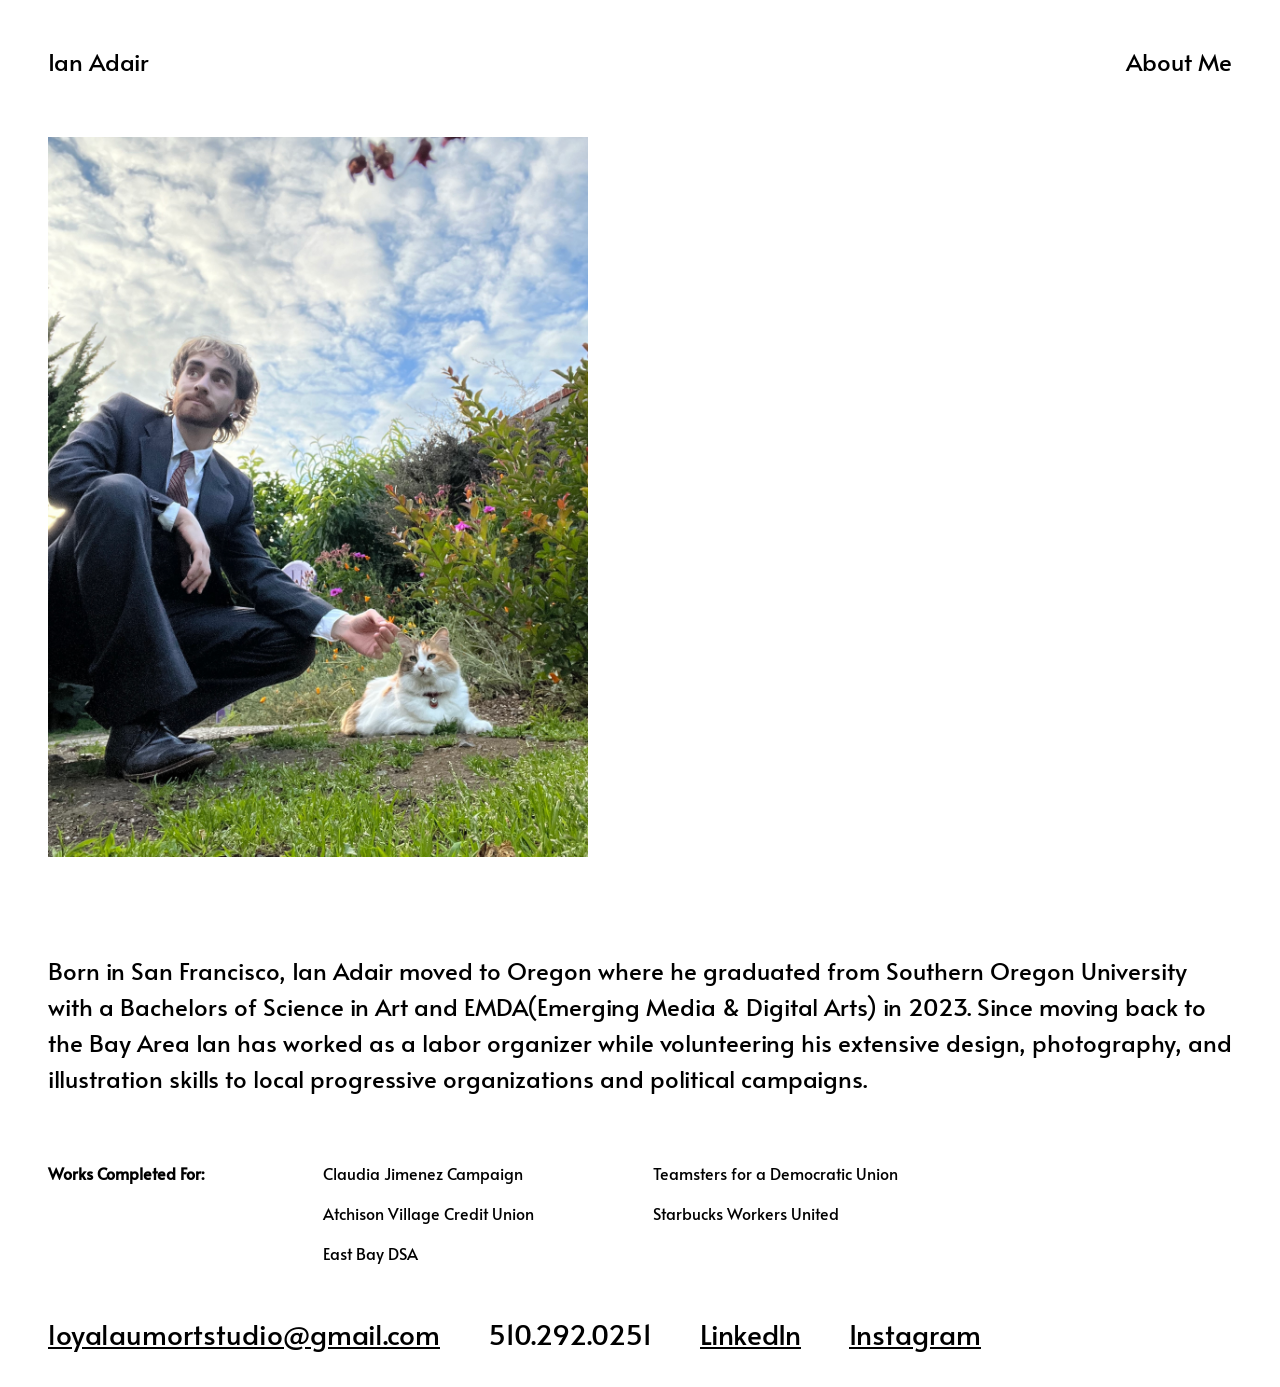
<file: about-me.html>
<!DOCTYPE html>

<html lang="en">
    <head>
		<meta charset="utf-8">
		<meta name="viewport" content="width=device-width, initial-scale=1.0">
        <!--Site Metadata-->
		<meta name="description" 
		content=
		"
		Born and raised in the Bay Area, Ian Adair is a principled progressive organizer with an 
		extensive education in art in addition to years of blue-collar work experience.
		"
		/>
		<meta name="keywords" content="Ian, Adair, Portfolio, About, Description, Biography, Bio"/>
		<meta name="author" content="Ian Adair"/>
		<meta property="og:site_name" content="Ian Adair"/>
		<meta property="og:title" content="Ian Adair | About Me"/>
		<meta property="og:description" 
		content=
		"
		Born and raised in the Bay Area, Ian Adair is a principled progressive organizer with an 
		extensive education in art in addition to years of blue-collar work experience.
		"/>
		<meta property="og:type" content="website"/>
		<meta property="og:url" content="https://ianadair.net"/>
		<meta property="og:image" content="https://ianadair.net/assets/me.jpeg"/>
		<meta property="og:image:type" content="image/jpg"/>
		<meta property="og:image:alt" content="Ian Adair..."/>
		<meta property="og:logo" content="https://ianadair.net/assets/favicon.png"/>
		<meta property="og:site_name" content="Ian Adair"/>
		<meta name="twitter:card" content="summary_large_image"/>
		<meta name="twitter:title" content="Ian Adair | About Me"/>
		<meta name="twitter:description" 
		content=
		"
		Born and raised in the Bay Area, Ian Adair is a principled progressive organizer with an 
		extensive education in art in addition to years of blue-collar work experience.
		"/>
		<meta name="twitter:image" content="https://ianadair.net/assets/me.jpeg"/>
		<meta name="twitter:url" content="https://ianadair.net"/>
		<link rel="icon" href="/assets/favicon.png">
        <!--CSS Linking-->
		<link rel="stylesheet" type="text/css" href="/css/index.css"/>
		<!--Fonts-->
		<link rel="preconnect" href="https://fonts.googleapis.com">
		<link rel="preconnect" href="https://fonts.gstatic.com" crossorigin>
		<link href="https://fonts.googleapis.com/css2?family=Alata&display=swap" rel="stylesheet">
		<title>
			Ian Adair | About Me
		</title>    
		<!--Bootstrap Imports-->
		<link href="https://cdn.jsdelivr.net/npm/bootstrap@5.3.3/dist/css/bootstrap.min.css" rel="stylesheet" integrity="sha384-QWTKZyjpPEjISv5WaRU9OFeRpok6YctnYmDr5pNlyT2bRjXh0JMhjY6hW+ALEwIH" crossorigin="anonymous">
        <!--Bootstrap Scripts-->
		<script src="https://cdn.jsdelivr.net/npm/bootstrap@5.3.3/dist/js/bootstrap.bundle.min.js" integrity="sha384-YvpcrYf0tY3lHB60NNkmXc5s9fDVZLESaAA55NDzOxhy9GkcIdslK1eN7N6jIeHz" crossorigin="anonymous"></script>
		<!--Rich Results Schema-->
		<script type="application/ld+json">
			{
				"@context": "https://schema.org",
				"@type": "ProfilePage",
				"mainEntity": {
					"@type": "Person",
					"name": "Ian Adair",
					"description": 
					"Born and raised in the Bay Area, Ian Adair is a principled progressive organizer with an 
					extensive education in art in addition to years of blue-collar work experience.",
					"image": "https://ianadair.net/assets/me.jpeg",
					"sameAs": [
						"https://www.linkedin.com/in/ian-adair-78143824a/",
						"https://www.instagram.com/loyalaumortstudio/"
					]
				}
			}
		</script>
		<!--My Scripts-->
		<script type="module" src="/js/show-on-scroll.js"></script>
    </head>
    <body>
        <header>
            <div class="h-25 mb-5 px-5 pt-5 pb-1 text-break">
                <nav>
                    <div class="d-flex w-100">
                        <h1 class="font-text fs-4 fw-medium"><a href="/">Ian Adair</a></h1>
                        <h1 class="font-text fs-4 fw-medium ms-auto"><a href="/about-me.html">About Me</a></h1>
                    </div>
                </nav>
            </div>
        </header>
		<main>
			<div class="d-flex flex-column gap-5 px-5">
				<div class="d-flex profile-image-container"></div>
				<div class=" d-flex">
					<p class="font-text fade-in footer-text-div fs-4 fw-light mt-5">
						Born in San Francisco, Ian Adair moved to Oregon where he graduated from 
						Southern Oregon University with a Bachelors of Science in Art and 
						EMDA(Emerging Media & Digital Arts) in 2023. Since moving back to 
						the Bay Area Ian has worked as a labor organizer while volunteering 
						his extensive design, photography, and illustration skills to local 
						progressive organizations and political campaigns.
					</p>
				</div>
				<div class="fade-in flex-wrap footer-text-div h-20 w-100 d-flex flex-row gap-4">
					<div class="font-text w-20 fw-bold d-flex flex-row flex-md-column flex-grow-1 align-content-start">
						Works Completed For:
					</div>
					<div class="d-flex flex-row flex-md-column flex-grow-1 gap-3">
						<div class="font-text d-flex">Claudia Jimenez Campaign</div>
						<div class="font-text d-flex">Atchison Village Credit Union</div>
						<div class="font-text d-flex">East Bay DSA</div>
					</div>
					<div class="w-20 d-flex flex-row flex-md-column flex-grow-1 gap-3">
						<div class="font-text d-flex">Teamsters for a Democratic Union</div>
						<div class="font-text d-flex">Starbucks Workers United</div>
					</div>
					<div class="w-20 d-flex flex-row flex-md-column flex-grow-1"></div>
					<div class="w-20 d-flex flex-row flex-md-column flex-grow-1"></div>
				</div>
			</div>
		</main>
        <footer>
			<div class="fade-in footer-text-div px-5 pt-5 pb-3 h-20 w-100 d-flex flex-column text-break justify-content-start gap-5">
				<div class="d-flex flex-wrap flex-row gap-2 gap-lg-5">
					<a class="text-break text-decoration-underline fs-3 d-inline-flex fw-lighter" href="mailto:loyalaumortstudio@gmail.com">
						loyalaumortstudio@gmail.com
					</a>
					<p class="fs-3 fw-lighter text-break d-inline-flex">510.292.0251</p>
					<a class="text-break text-decoration-underline fs-3 d-inline-flex fw-lighter" href="https://www.linkedin.com/in/ian-adair-78143824a/">
						LinkedIn
					</a>
					<a class="text-break text-decoration-underline fs-3 d-inline-flex fw-lighter" href="https://www.instagram.com/loyalaumortstudio/">
						Instagram
					</a>
				</div>
			</div>
        </footer>
    </body>
</html>
</file>
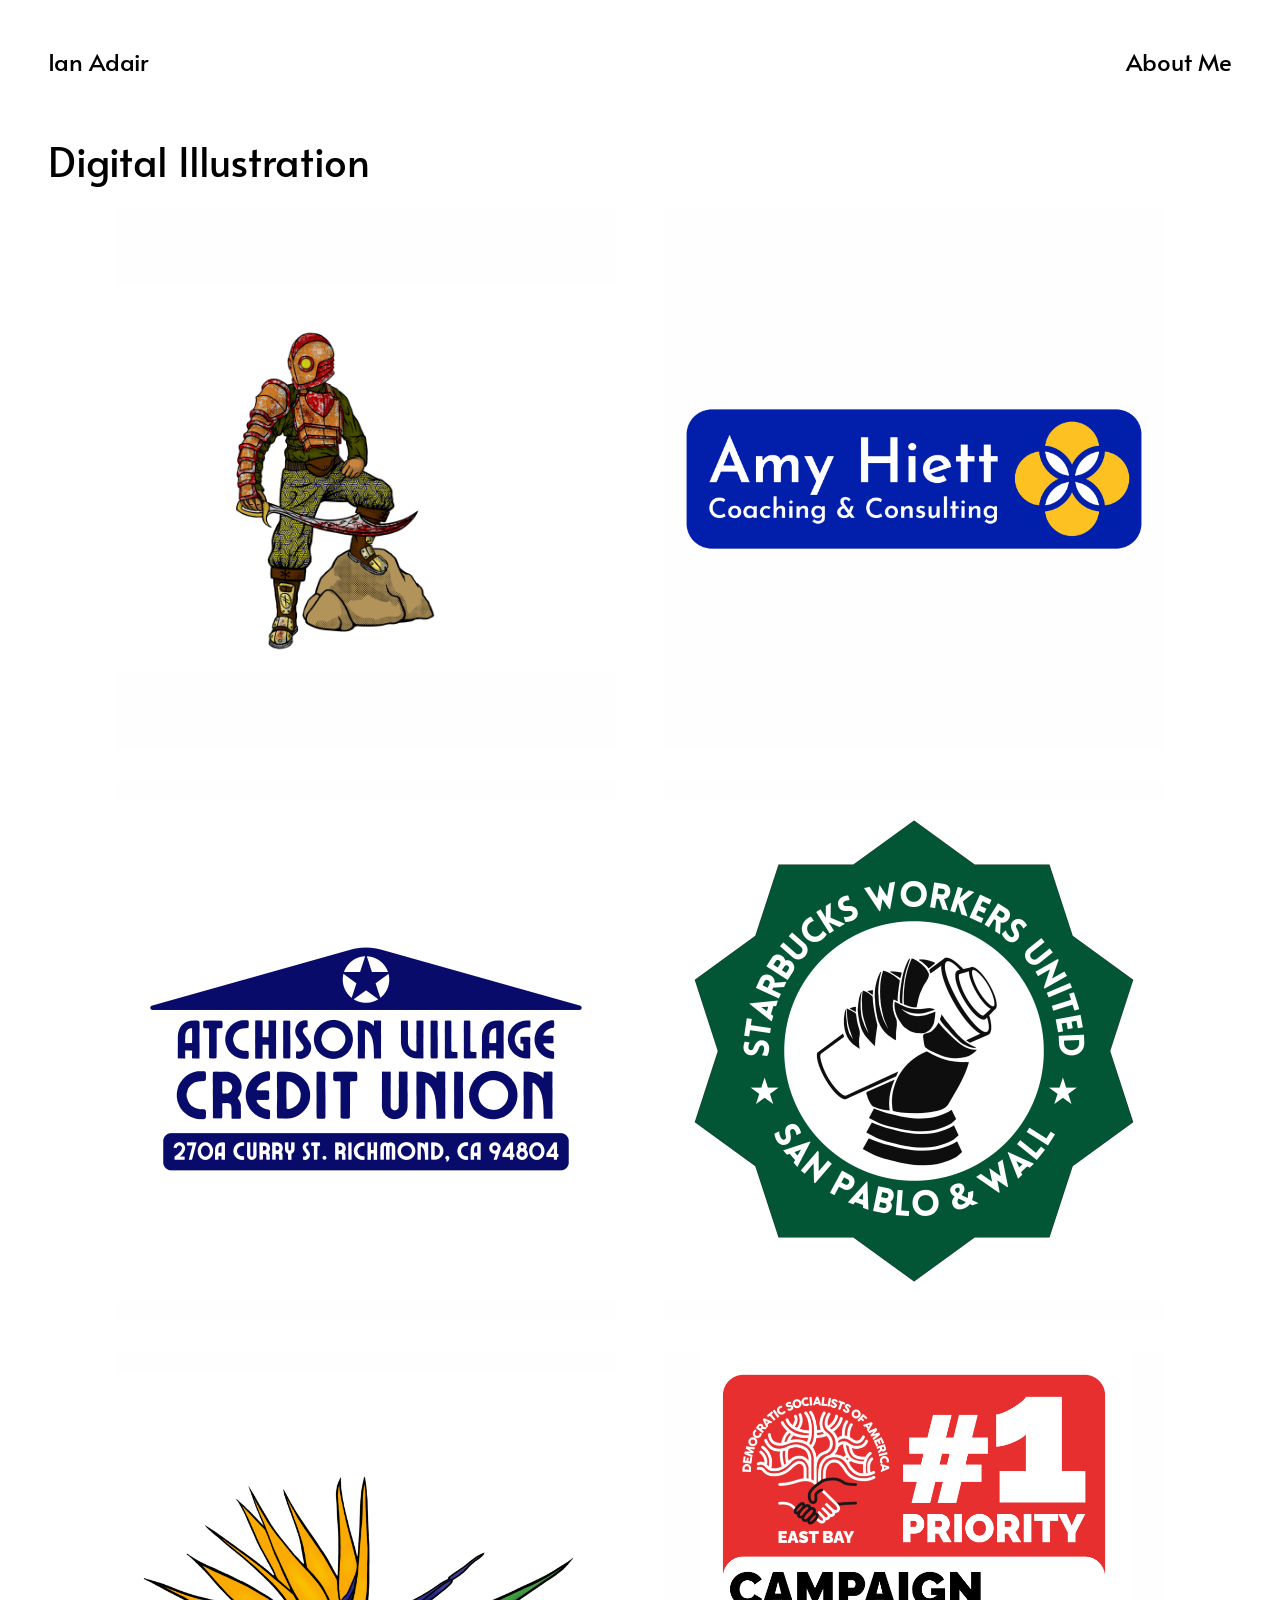
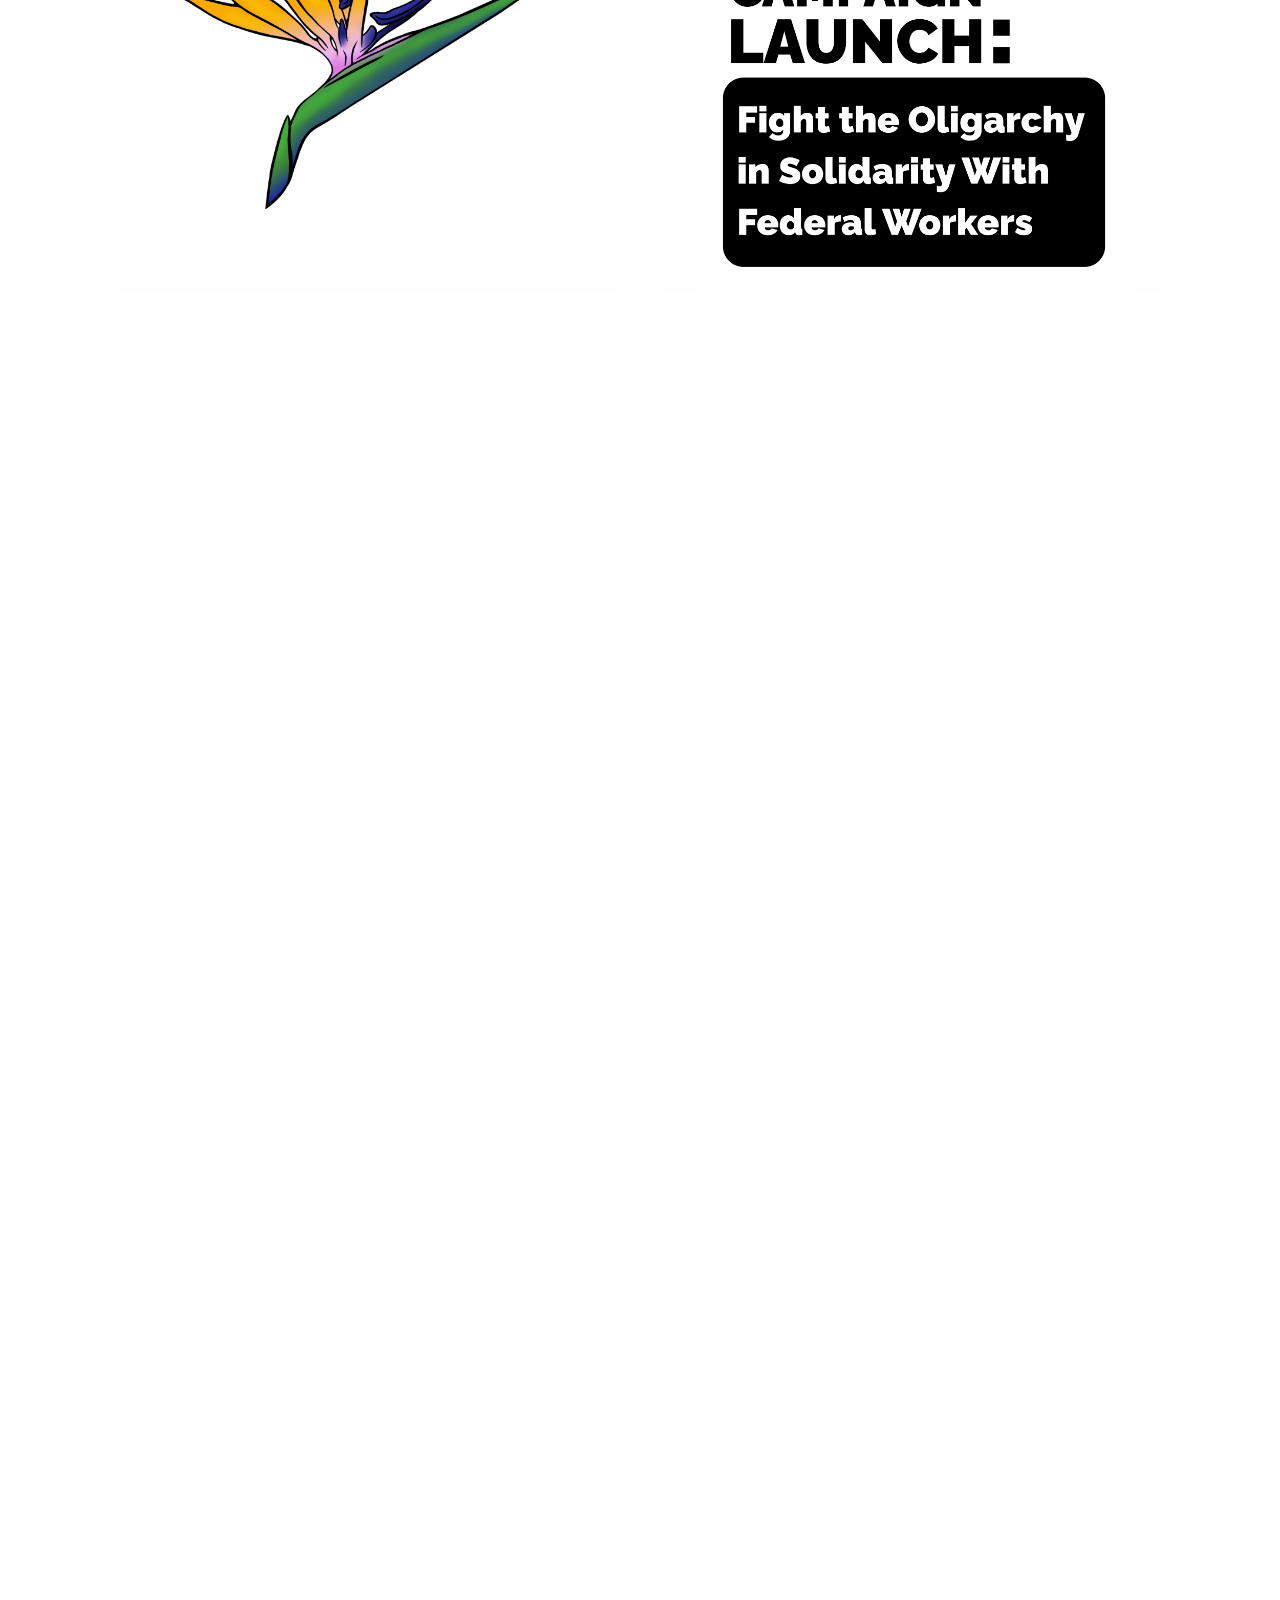
<file: digital-illustration.html>
<!DOCTYPE html>
<html lang="en">
    <head>
		<meta charset="utf-8">
		<meta name="viewport" content="width=device-width, initial-scale=1.0">
        <!--Site Metadata-->
		<meta name="description" 
		content=
		"
		Born and raised in the Bay Area, Ian Adair is a principled progressive organizer with an 
		extensive education in art in addition to years of blue-collar work experience.
		"
		/>
		<meta name="keywords" content="Ian, Adair, Portfolio, Digital, Design, Logo"/>
		<meta name="author" content="Ian Adair"/>
		<meta property="og:site_name" content="Ian Adair's Portfolio"/>
		<meta property="og:title" content="Ian Adair's Portfolio | Digital Illustration"/>
		<meta property="og:description" 
		content=
		"
		Born and raised in the Bay Area, Ian Adair is a principled progressive organizer with an 
		extensive education in art in addition to years of blue-collar work experience.
		"/>
		<meta property="og:type" content="website"/>
		<meta property="og:url" content="https://ianadair.net"/>
		<meta property="og:image" content="https://ianadair.net/assets/me.jpeg"/>
		<meta property="og:image:type" content="image/jpg"/>
		<meta property="og:image:alt" content="Ian Adair..."/>
		<meta property="og:logo" content="https://ianadair.net/assets/favicon.png"/>
		<meta property="og:site_name" content="Ian Adair's Portfolio"/>
		<meta name="twitter:title" content="Ian Adair's Portfolio | Digital Illustration"/>
		<meta name="twitter:card" content="summary_large_image"/>
		<meta name="twitter:description" 
		content=
		"
		Born and raised in the Bay Area, Ian Adair is a principled progressive organizer with an 
		extensive education in art in addition to years of blue-collar work experience.
		"/>
		<meta name="twitter:image" content="https://ianadair.net/assets/me.jpeg"/>
		<meta name="twitter:url" content="https://ianadair.net"/>
		<link rel="icon" href="/assets/favicon.png">
        <!--CSS Linking-->
		<link rel="stylesheet" type="text/css" href="/css/index.css"/>
		<!--Fonts-->
		<link rel="preconnect" href="https://fonts.googleapis.com">
		<link rel="preconnect" href="https://fonts.gstatic.com" crossorigin>
		<link href="https://fonts.googleapis.com/css2?family=Alata&display=swap" rel="stylesheet">
		<title>
			Ian Adair's Portfolio | Digital Illustration
		</title>    
		<!--Bootstrap Imports-->
		<link href="https://cdn.jsdelivr.net/npm/bootstrap@5.3.3/dist/css/bootstrap.min.css" rel="stylesheet" integrity="sha384-QWTKZyjpPEjISv5WaRU9OFeRpok6YctnYmDr5pNlyT2bRjXh0JMhjY6hW+ALEwIH" crossorigin="anonymous">
        <!--Bootstrap Scripts-->
		<script src="https://cdn.jsdelivr.net/npm/bootstrap@5.3.3/dist/js/bootstrap.bundle.min.js" integrity="sha384-YvpcrYf0tY3lHB60NNkmXc5s9fDVZLESaAA55NDzOxhy9GkcIdslK1eN7N6jIeHz" crossorigin="anonymous"></script>
		<!--Rich Results Schema-->
		<script type="application/ld+json">
			{
				"@context": "https://schema.org",
				"@type": "ProfilePage",
				"mainEntity": {
					"@type": "Person",
					"name": "Ian Adair",
					"description": 
					"Born and raised in the Bay Area, Ian Adair is a principled progressive organizer with an 
					extensive education in art in addition to years of blue-collar work experience.",
					"image": "https://ianadair.net/assets/me.jpeg",
					"sameAs": [
						"https://www.linkedin.com/in/ian-adair-78143824a/",
						"https://www.instagram.com/loyalaumortstudio/"
					]
				}
			}
		</script>
		<!--My Scripts-->
		<script type="module" src="/js/show-on-scroll.js"></script>
		<script type="module" src="/js/modal.js"></script>
    </head>
    <body>
        <header>
			<div class="h-25 mb-5 px-5 pt-5 pb-1 text-break">
				<nav>
					<div class="d-flex w-full">
						<h1 class="font-text fs-4 fw-medium"><a href="/">Ian Adair</a></h1>
						<h1 class="font-text fs-4 fw-medium ms-auto"><a href="/about-me.html">About Me</a></h1>
					</div>
				</nav>
			</div>
        </header>
        <main>
			<div class="d-flex flex-column px-5">
				<div class="d-flex flex-column flex-lg-row">
					<h1 class="font-text d-flex w-100 w-lg-25">Digital Illustration</h1>
					<p class="d-flex ms-auto w-100 w-lg-50">
					</p>
				</div>
				<div class="p-lg-3 p-1 w-100 h-100 d-flex row-gap-3 column-gap-5 justify-content-center flex-wrap">
					<figure>
						<div class="fade-in display-image-wrapper">
							<img class="z-1 display-image-container object-fit-contain" src="/assets/digital-illustration/AMIR_ON_ROCK.png"/>
						</div>
					</figure>
					<figure>
						<div class="fade-in display-image-wrapper">
							<img class="z-1 display-image-container object-fit-contain" src="/assets/digital-illustration/AMY_HIETT_LOGO.png"/>
						</div>
					</figure>
					<figure>
						<div class="fade-in display-image-wrapper">
							<img class="z-1 display-image-container object-fit-contain" src="/assets/digital-illustration/AVCU_LOGO.png"/>
						</div>
					</figure>
					<figure>
						<div class="fade-in display-image-wrapper">
							<img class="z-1 display-image-container object-fit-contain" src="/assets/digital-illustration/SBWU_LOGO.png"/>
						</div>
					</figure>
					<figure>
						<div class="fade-in display-image-wrapper">
							<img class="z-1 display-image-container object-fit-contain" src="/assets/digital-illustration/BIRD_OF_PARADISE_TATTOO.png"/>
						</div>
					</figure>
					<figure>
						<div class="fade-in display-image-wrapper">
							<img class="z-1 display-image-container object-fit-contain" src="/assets/digital-illustration/1_PRIORITY.png"/>
						</div>
					</figure>
					<figure>
						<div class="fade-in display-image-wrapper">
							<img class="z-1 display-image-container object-fit-contain" src="/assets/digital-illustration/DSA_POSTER.png"/>
						</div>
					</figure>
					<figure>
						<div class="fade-in display-image-wrapper">
							<img class="z-1 display-image-container object-fit-contain" src="/assets/digital-illustration/EBDSA_TEAR_GAS_ICON.png"/>
						</div>
					</figure>
					<figure>
						<div class="fade-in display-image-wrapper">
							<img class="z-1 display-image-container object-fit-contain" src="/assets/digital-illustration/FISH_TATTOO.png"/>
						</div>
					</figure>
					<figure>
						<div class="fade-in display-image-wrapper">
							<img class="z-1 display-image-container object-fit-contain" src="/assets/digital-illustration/AMIR_POSE_1.png"/>
						</div>
					</figure>
					<figure>
						<div class="fade-in display-image-wrapper">
							<img class="z-1 display-image-container object-fit-contain" src="/assets/digital-illustration/GHOST_MASK.png"/>
						</div>
					</figure>
					<figure>
						<div class="fade-in display-image-wrapper">
							<img class="z-1 display-image-container object-fit-contain" src="/assets/digital-illustration/IBEW_LOCAL_6_LOGO.png"/>
						</div>
					</figure>
					<figure>
						<div class="fade-in display-image-wrapper">
							<img class="z-1 display-image-container object-fit-contain" src="/assets/digital-illustration/INDIANAPOLIS_IBT_LOGO.png"/>
						</div>
					</figure>
					<figure>
						<div class="fade-in display-image-wrapper">
							<img class="z-1 display-image-container object-fit-contain" src="/assets/digital-illustration/KRONSTADT_REBELLION_FLAG.png"/>
						</div>
					</figure>
					<figure>
						<div class="fade-in display-image-wrapper">
							<img class="z-1 display-image-container object-fit-contain" src="/assets/digital-illustration/LITHIA_DEATH_SQUAD.png"/>
						</div>
					</figure>
					<figure>
						<div class="fade-in display-image-wrapper">
							<img class="z-1 display-image-container object-fit-contain" src="/assets/digital-illustration/LOYAL_AU_MORT_LOGO.png"/>
						</div>
					</figure>
					<figure>
						<div class="fade-in display-image-wrapper">
							<img class="z-1 display-image-container object-fit-contain" src="/assets/digital-illustration/MASKED_UP.png"/>
						</div>
					</figure>
					<figure>
						<div class="fade-in display-image-wrapper">
							<img class="z-1 display-image-container object-fit-contain" src="/assets/digital-illustration/MT_SHASTA_STAMP.png"/>
						</div>
					</figure>
					<figure>
						<div class="fade-in display-image-wrapper">
							<img class="z-1 display-image-container object-fit-contain" src="/assets/digital-illustration/ONI.png"/>
						</div>
					</figure>
					<figure>
						<div class="fade-in display-image-wrapper">
							<img class="z-1 display-image-container object-fit-contain" src="/assets/digital-illustration/ORGANIZING_TRAINING_FLYER.png"/>
						</div>
					</figure>
					<figure>
						<div class="fade-in display-image-wrapper">
							<img class="z-1 display-image-container object-fit-contain" src="/assets/digital-illustration/REIQUA.png"/>
						</div>
					</figure>
					<figure>
						<div class="fade-in display-image-wrapper">
							<img class="z-1 display-image-container object-fit-contain" src="/assets/digital-illustration/RPA_VOTER_GUIDE.png"/>
						</div>
					</figure>
					<figure>
						<div class="fade-in display-image-wrapper">
							<img class="z-1 display-image-container object-fit-contain" src="/assets/digital-illustration/SBLC_CAMPAIGN_FLYER.png"/>
						</div>
					</figure>
					<figure>
						<div class="fade-in display-image-wrapper">
							<img class="z-1 display-image-container object-fit-contain" src="/assets/digital-illustration/SBLC_CAMPAIGN_FLYER_2.png"/>
						</div>
					</figure>
					<figure>
						<div class="fade-in display-image-wrapper">
							<img class="z-1 display-image-container object-fit-contain" src="/assets/digital-illustration/TAHARA_YURO.png"/>
						</div>
					</figure>
					<figure>
						<div class="fade-in display-image-wrapper">
							<img class="z-1 display-image-container object-fit-contain" src="/assets/digital-illustration/TEAM_LINEUP.png"/>
						</div>
					</figure>
					<figure>
						<div class="fade-in display-image-wrapper">
							<img class="z-1 display-image-container object-fit-contain" src="/assets/digital-illustration/VANGUARD.png"/>
						</div>
					</figure>
				</div>
			</div>
        </main>
        <footer>
			<div class="fade-in footer-text-div px-5 pt-5 pb-3 h-20 w-100 d-flex flex-column text-break justify-content-start gap-5">
				<nav class="d-flex flex-column flex-md-row">
					<div class="d-flex">
						<a class="d-flex align-items-center w-100 h-100" href="/traditional-illustration.html">
							<svg xmlns="http://www.w3.org/2000/svg" width="64" height="64" fill="currentColor" class="bi bi-chevron-left" viewBox="0 0 16 16">
								<path fill-rule="evenodd" d="M11.354 1.646a.5.5 0 0 1 0 .708L5.707 8l5.647 5.646a.5.5 0 0 1-.708.708l-6-6a.5.5 0 0 1 0-.708l6-6a.5.5 0 0 1 .708 0"/>
							</svg>
							<h1 class="fs-3">Traditional Illustration</h1>
						</a>
					</div>
					<div class="d-flex ms-auto align-items-center">
						<a class="w-100 h-100 d-flex align-items-center" href="/photography.html">
							<h1 class="fs-3">Photography</h1>
							<svg xmlns="http://www.w3.org/2000/svg" width="64" height="64" fill="currentColor" class="bi bi-chevron-right" viewBox="0 0 16 16">
								<path fill-rule="evenodd" d="M4.646 1.646a.5.5 0 0 1 .708 0l6 6a.5.5 0 0 1 0 .708l-6 6a.5.5 0 0 1-.708-.708L10.293 8 4.646 2.354a.5.5 0 0 1 0-.708"/>
							</svg>
						</a>
					</div>
				</nav>
				<div class="d-flex flex-wrap flex-row gap-2 gap-lg-5">
					<a class="text-break text-decoration-underline fs-3 d-inline-flex fw-lighter" href="mailto:loyalaumortstudio@gmail.com">
						loyalaumortstudio@gmail.com
					</a>
					<p class="fs-3 fw-lighter text-break d-inline-flex">510.292.0251</p>
					<a class="text-break text-decoration-underline fs-3 d-inline-flex fw-lighter" href="https://www.linkedin.com/in/ian-adair-78143824a/">
						LinkedIn
					</a>
					<a class="text-break text-decoration-underline fs-3 d-inline-flex fw-lighter" href="https://www.instagram.com/loyalaumortstudio/">
						Instagram
					</a>
				</div>
			</div>
        </footer>
		<div class="modal-overlay"></div>
		<img class="modal-image object-fit-contain"/>
		<div class="modal-previous">
			<svg xmlns="http://www.w3.org/2000/svg" width="64" height="64" fill="currentColor" class="bi bi-chevron-left" viewBox="0 0 16 16">
				<path fill-rule="evenodd" d="M11.354 1.646a.5.5 0 0 1 0 .708L5.707 8l5.647 5.646a.5.5 0 0 1-.708.708l-6-6a.5.5 0 0 1 0-.708l6-6a.5.5 0 0 1 .708 0"/>
			</svg>
		</div>
		<div class="modal-next">
			<svg xmlns="http://www.w3.org/2000/svg" width="64" height="64" fill="currentColor" class="bi bi-chevron-right" viewBox="0 0 16 16">
				<path fill-rule="evenodd" d="M4.646 1.646a.5.5 0 0 1 .708 0l6 6a.5.5 0 0 1 0 .708l-6 6a.5.5 0 0 1-.708-.708L10.293 8 4.646 2.354a.5.5 0 0 1 0-.708"/>
			</svg>
		</div>
		<div class="modal-remove">
			<svg xmlns="http://www.w3.org/2000/svg" width="64" height="64" fill="currentColor" class="bi bi-x-lg" viewBox="0 0 16 16">
  				<path d="M2.146 2.854a.5.5 0 1 1 .708-.708L8 7.293l5.146-5.147a.5.5 0 0 1 .708.708L8.707 8l5.147 5.146a.5.5 0 0 1-.708.708L8 8.707l-5.146 5.147a.5.5 0 0 1-.708-.708L7.293 8z"/>
			</svg>
		</div>
    </body>
</html>
</file>
<file: css/index.css>
:root {
    --image-height: 60vh;
    --image-width: 500px;
    --me-photo-image-height: 80vh;
    --text-color: black;
    --font-weight: 400;
    --font-family: 'Alata', sans-serif;

    --modal-elements-display: none;
    --modal-background-image: url("");

    --image-swap-time-on-screen: .75s;

    --document-overflow-mode: scroll;

    --initial-fade-in-time: 0.3s;
    --display-image-fade-in-time: 0.3s;

    --modal-scaling-multiplier: 5;

    --modal-image-width: clamp(var(--image-width), calc(var(--image-width) * var(--modal-scaling-multiplier)), 100%);
    --modal-image-height: clamp(var(--image-height), calc(var(--image-height) * var(--modal-scaling-multiplier)), 100%);
}

@media (width >= 2500px) {
    :root {
        --image-width: 1000px !important;
    }
}

a {
    text-decoration: none !important;
}

body * {
    color: var(--text-color) !important;
    font-weight: var(--font-weight);
    font-family: var(--font-family);
}

@keyframes fadeIn {
    0% { opacity: 0; }
    20% {opacity: 0; }
    100% { opacity: 1; }
}

body {
    opacity: 0;
    animation: fadeIn var(--initial-fade-in-time) ease 0.3s forwards;
    overflow: var(--document-overflow-mode)
}

.image-container {
    width: 100% !important;
    height: 100% !important;
    opacity: 0;
    background-repeat: no-repeat;
    background-position: center;
    background-color: rgba(254, 254, 254, 1);
    cursor: pointer;
}

.image-container[data-imgSection="traditional-illustration"] {

    &[data-imgName="IAN_TRADITIONAL_ILLUSTRATION_COVER_1"] {
        background-image: url("/assets/traditional-illustration/SNIPER.png");
        background-size: 100%;
    }
    &[data-imgName="IAN_TRADITIONAL_ILLUSTRATION_COVER_2"] {
        background-image: url("/assets/traditional-illustration/SCARY_FAIRY.png");
        background-size: 100%;
    }
    &[data-imgName="IAN_TRADITIONAL_ILLUSTRATION_COVER_3"] {
        background-image: url("/assets/traditional-illustration/CLICKER.png");
        background-size: 60%;
    }
    &[data-imgName="IAN_TRADITIONAL_ILLUSTRATION_COVER_4"] {
        background-image: url("/assets/traditional-illustration/MACY.png");
        background-size: 100%;
    }
    &[data-imgName="IAN_TRADITIONAL_ILLUSTRATION_COVER_5"] {
        background-image: url("/assets/traditional-illustration/MANDO.png");
        background-size: 60%;
    }
}

.image-container[data-imgSection="photography"] {

    &[data-imgName="IAN_PHOTOGRAPHY_COVER_1"] {
        background-image: url("/assets/photography/CLAUDIA_SPEECH.JPG");
        background-size: 100%;
    }
    &[data-imgName="IAN_PHOTOGRAPHY_COVER_2"] {
        background-image: url("/assets/photography/ROCK_CLIMBING.jpg");
        background-size: 100%;
    }
    &[data-imgName="IAN_PHOTOGRAPHY_COVER_3"] {
        background-image: url("/assets/photography/SNOWY_PEAK_FENCE.JPG");
        background-size: 100%;
    }
    &[data-imgName="IAN_PHOTOGRAPHY_COVER_4"] {
        background-image: url("/assets/photography/OBELISK.JPG");
        background-size: 80%;
    }
    &[data-imgName="IAN_PHOTOGRAPHY_COVER_5"] {
        background-image: url("/assets/photography/DIRTY_FRUIT.JPG");
        background-size: 100%;
    }
}

.image-container[data-imgSection="digital-illustration"] {

    &[data-imgName="IAN_DIGITAL_ILLUSTRATION_COVER_1"] {
        background-image: url("/assets/digital-illustration/AMIR_POSE_1.png");
        background-size: 100%;
    }
    &[data-imgName="IAN_DIGITAL_ILLUSTRATION_COVER_2"] {
        background-image: url("/assets/digital-illustration/TEAM_LINEUP.png");
        background-size: 100%;
    }
    &[data-imgName="IAN_DIGITAL_ILLUSTRATION_COVER_3"] {
        background-image: url("/assets/digital-illustration/SBWU_LOGO.png");
        background-size: 100%;
    }
    &[data-imgName="IAN_DIGITAL_ILLUSTRATION_COVER_4"] {
        background-image: url("/assets/digital-illustration/VANGUARD.png");
        background-size: 60%;
    }
    &[data-imgName="IAN_DIGITAL_ILLUSTRATION_COVER_5"] {
        background-image: url("/assets/digital-illustration/DSA_POSTER.png");
        background-size: 60%;
    }
}

.bg-image-wrapper {
    height: var(--image-height);
    background-color: white !important;
    width: var(--image-width);
    transition: opacity 0.2s ease-in-out;

    & h1 {
        opacity: 0;
    }

    & > a.image-link > div {
        opacity: 1;
    }

    &:hover {
        & > a.image-link > div.image-container {
            transition: opacity 0.3s ease-in-out !important;
            opacity: 0 !important;

            &.cycle-item {
                animation-play-state: paused;
            }
        }
        & h1.image-label {
            opacity: 1;
            transition: opacity 0.3s ease-in-out !important;
        }
    }
}

@keyframes cycle {
  0%   { opacity: 1; }
  20%  { opacity: 0; }
  100%  { opacity: 0; }
}

.cycle-item {
    animation-name: cycle;
    animation-duration: calc(var(--image-swap-time-on-screen) * 5);
    animation-timing-function: step-end;
    animation-iteration-count: infinite;
}

.cycle-item:nth-child(1) {
    animation-delay: 0.0s;
}
.cycle-item:nth-child(2) {
    animation-delay: var(--image-swap-time-on-screen);
}
.cycle-item:nth-child(3) {
    animation-delay: calc(var(--image-swap-time-on-screen) * 2);
}
.cycle-item:nth-child(4) {
    animation-delay: calc(var(--image-swap-time-on-screen) * 3);
}
.cycle-item:nth-child(5) {
    animation-delay: calc(var(--image-swap-time-on-screen) * 4);
}

.lower-container {
    margin-top: calc(var(--image-height) * -1);
}

.image-label {
    margin-top: calc(var(--image-height) * -1);
    height: 100% !important;
    width: 100% !important;
    background-color: white;
    transition: opacity 0.3s ease-in-out !important;
}

/* modal zoom-in */
.modal-overlay {
    width: 100% !important;
    height: 100% !important;
    z-index: 3 !important;
    position: fixed;
    top: 0;
    left: 0;
    opacity: 0.8;
    background-color: white !important;
    display: var(--modal-elements-display);
}

.modal-image {
    width: var(--modal-image-width) !important;
    height: var(--modal-image-height) !important;
    z-index: 3 !important;
    position: fixed;
    top: calc((100vh - var(--modal-image-height)) / 2);
    left: calc((100vw - var(--modal-image-width)) / 2);
    opacity: 1;
    display: var(--modal-elements-display);

}

.modal-remove {
    position: fixed;
    right: 0;
    top: 0;
    opacity: 1;
    z-index: 3;
    display: var(--modal-elements-display);
    
    &:hover {
        cursor: pointer;
    }
}

.modal-previous {
    position: fixed;
    left: 0;
    top: 50%;
    opacity: 1;
    z-index: 3;
    display: var(--modal-elements-display);
    user-select: none;
    
    &:hover {
        cursor: pointer;
    }
}

.modal-next {
    position: fixed;
    right: 0;
    top: 50%;
    opacity: 1;
    z-index: 3;
    display: var(--modal-elements-display);
    user-select: none;
    
    &:hover {
        cursor: pointer;
    }
}

/* applies to all *except* /index.html */
.display-image-container {
    width: 100% !important;
    height: 100% !important;
    opacity: 1;
    background-repeat: no-repeat;
    background-position: center;
    background-color: rgba(254, 254, 254, 1);
    cursor: zoom-in;
}

.display-image-wrapper {
    height: var(--image-height);
    width: var(--image-width);
    transition: opacity var(--display-image-fade-in-time) ease-in-out, transform 0.5s ease-in-out;
    opacity: 0;
    transform: translateY(20px);

}

/* /about-me.html */
.profile-image-container {
    height: var(--me-photo-image-height);
    width: 100%;
    background-image: url("/assets/me.jpeg");
    background-repeat: no-repeat;
    background-position: left center;
    background-size: contain;
}

/* all */
.footer-text-div {
    transition: opacity 1s ease-in-out;
}
</file>
